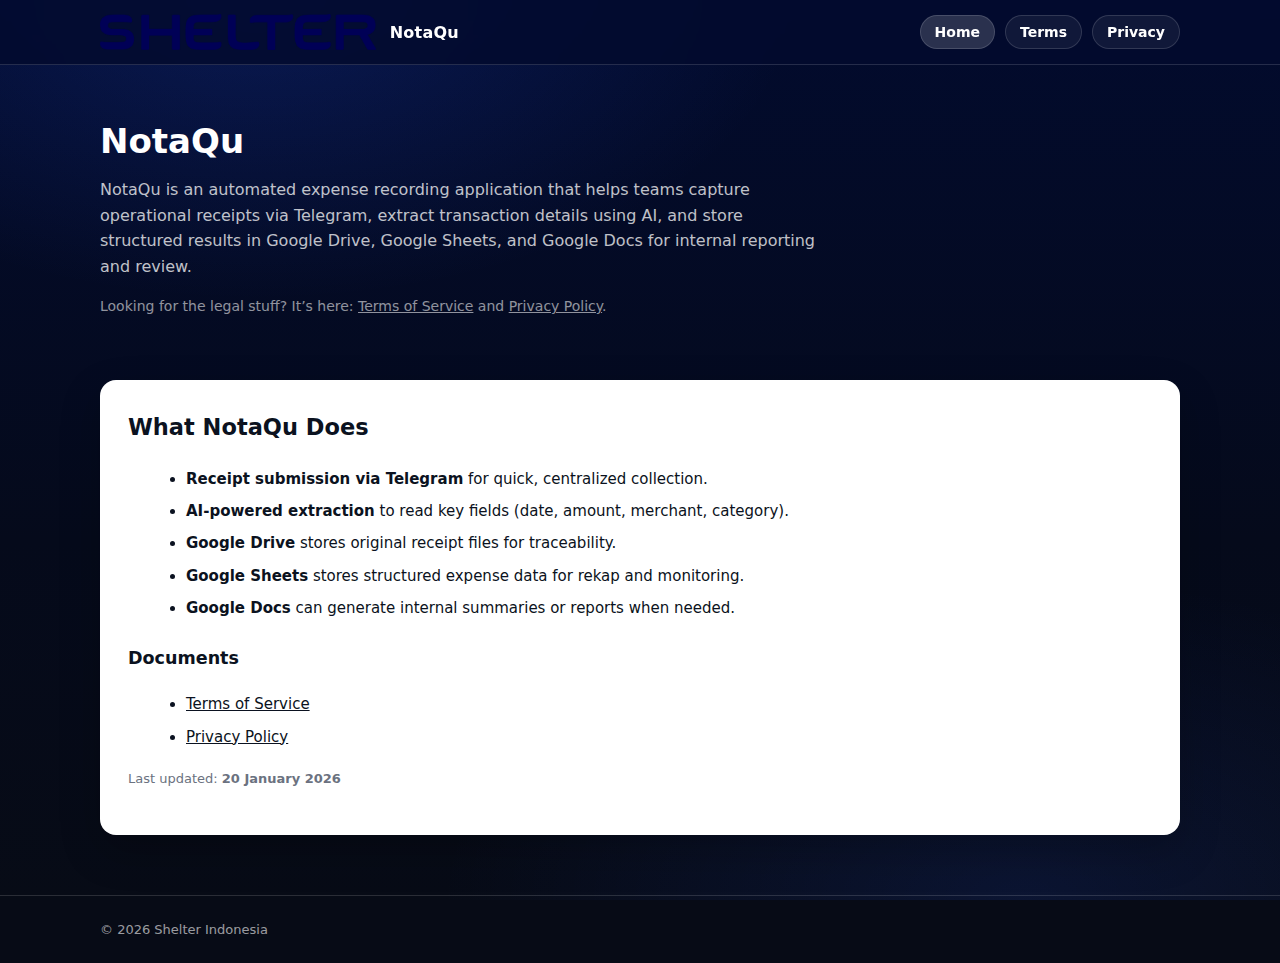
<file: index.html>
<!doctype html>
<html lang="en">
<head>
  <meta charset="utf-8">
  <meta name="viewport" content="width=device-width,initial-scale=1">
  <title>NotaQu</title>
  <link rel="stylesheet" href="css/style.css">
</head>
<body>

<header class="nav">
  <div class="container nav-inner">
    <div class="brand">
      <img src="assets/shelter-logo.png" alt="Shelter Indonesia">
      <span>NotaQu</span>
    </div>

    <nav class="nav-links">
      <a data-nav="index.html" href="index.html">Home</a>
      <a data-nav="tos.html" href="tos.html">Terms</a>
      <a data-nav="privacy.html" href="privacy.html">Privacy</a>
    </nav>
  </div>
</header>

<section class="header container">
  <h1>NotaQu</h1>
  <p>
    NotaQu is an automated expense recording application that helps teams capture operational receipts via Telegram,
    extract transaction details using AI, and store structured results in Google Drive, Google Sheets, and Google Docs
    for internal reporting and review.
  </p>
  <p style="opacity:.75;font-size:14px;margin-top:10px">
    Looking for the legal stuff? It’s here: <a href="tos.html" style="text-decoration:underline">Terms of Service</a> and
    <a href="privacy.html" style="text-decoration:underline">Privacy Policy</a>.
  </p>
</section>

<main class="main container">
  <div class="card content">
    <h2>What NotaQu Does</h2>
    <ul>
      <li><strong>Receipt submission via Telegram</strong> for quick, centralized collection.</li>
      <li><strong>AI-powered extraction</strong> to read key fields (date, amount, merchant, category).</li>
      <li><strong>Google Drive</strong> stores original receipt files for traceability.</li>
      <li><strong>Google Sheets</strong> stores structured expense data for rekap and monitoring.</li>
      <li><strong>Google Docs</strong> can generate internal summaries or reports when needed.</li>
    </ul>

    <h3>Documents</h3>
    <ul>
      <li><a href="tos.html" style="text-decoration:underline">Terms of Service</a></li>
      <li><a href="privacy.html" style="text-decoration:underline">Privacy Policy</a></li>
    </ul>

    <p class="meta" style="margin-top:18px">
      Last updated: <strong>20 January 2026</strong>
    </p>
  </div>
</main>

<footer class="footer">
  <div class="container">
    © <span id="year"></span> Shelter Indonesia
  </div>
</footer>

<script src="js/main.js"></script>
</body>
</html>
</file>
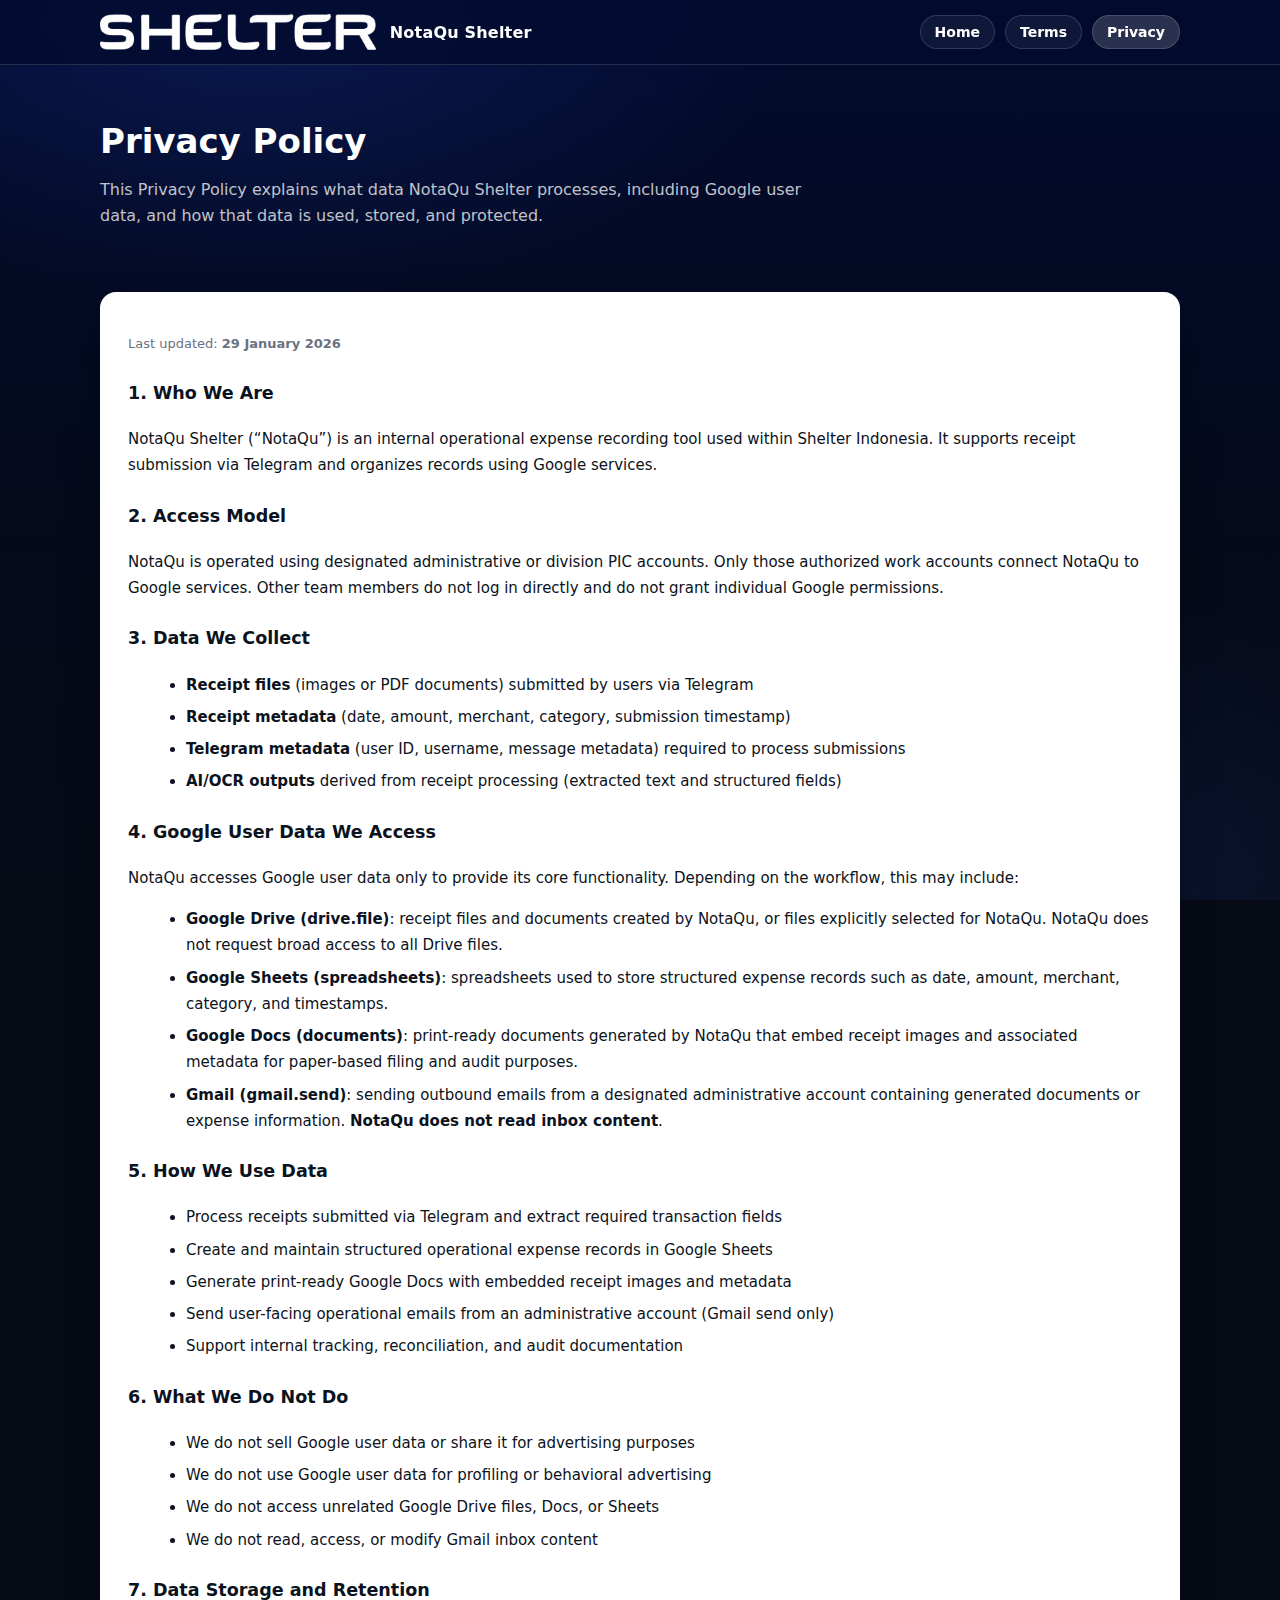
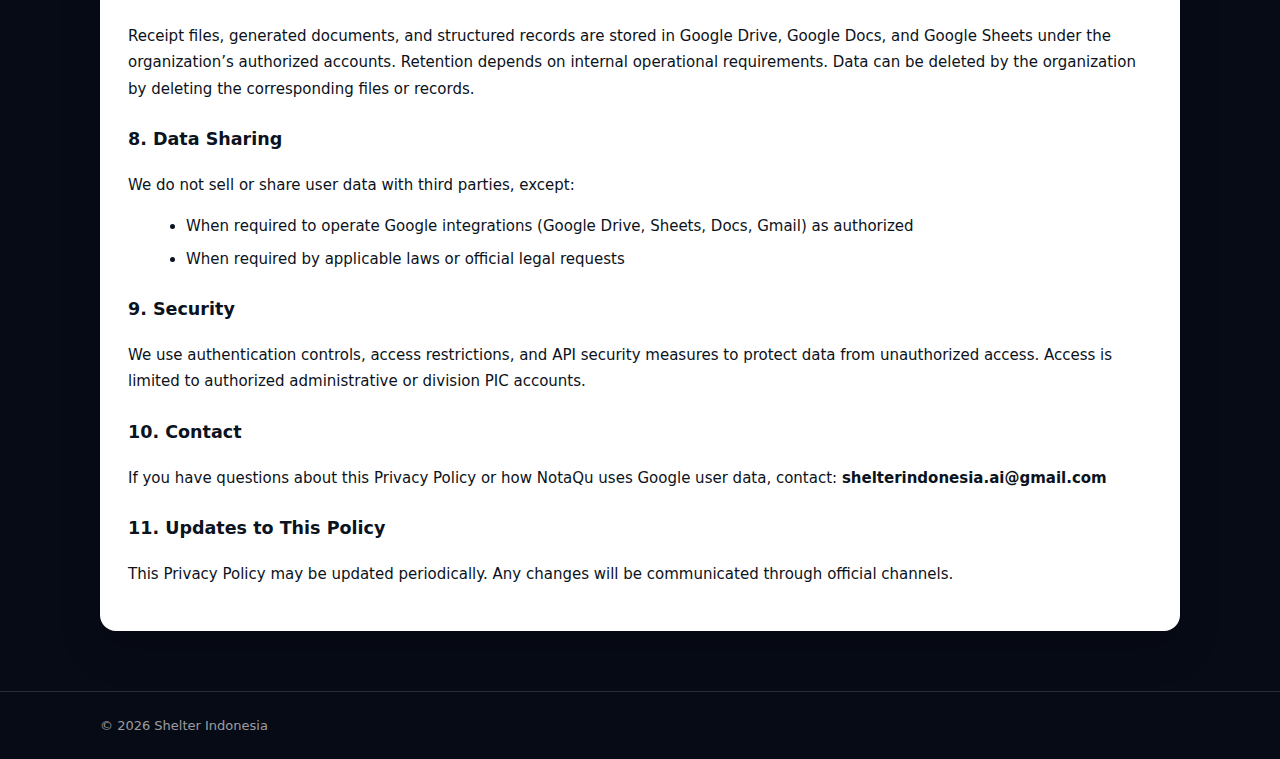
<file: privacy.html>
<!doctype html>
<html lang="en">
<head>
  <meta charset="utf-8">
  <meta name="viewport" content="width=device-width, initial-scale=1">
  <title>NotaQu Shelter | Privacy Policy</title>
  <link rel="stylesheet" href="css/style.css">
</head>
<body>

<header class="nav">
  <div class="container nav-inner">
    <div class="brand">
      <img src="assets/shelter-logo-white.png" alt="Shelter Indonesia">
      <span>NotaQu Shelter</span>
    </div>

    <nav class="nav-links">
      <a data-nav="index.html" href="index.html">Home</a>
      <a data-nav="tos.html" href="tos.html">Terms</a>
      <a data-nav="privacy.html" href="privacy.html">Privacy</a>
    </nav>
  </div>
</header>

<section class="header container">
  <h1>Privacy Policy</h1>
  <p>
    This Privacy Policy explains what data NotaQu Shelter processes, including Google user data,
    and how that data is used, stored, and protected.
  </p>
</section>

<main class="main container">
  <div class="card content">
    <p class="meta">Last updated: <strong>29 January 2026</strong></p>

    <h3>1. Who We Are</h3>
    <p>
      NotaQu Shelter (“NotaQu”) is an internal operational expense recording tool used within Shelter Indonesia.
      It supports receipt submission via Telegram and organizes records using Google services.
    </p>

    <h3>2. Access Model</h3>
    <p>
      NotaQu is operated using designated administrative or division PIC accounts. Only those authorized work
      accounts connect NotaQu to Google services. Other team members do not log in directly and do not grant
      individual Google permissions.
    </p>

    <h3>3. Data We Collect</h3>
    <ul>
      <li><strong>Receipt files</strong> (images or PDF documents) submitted by users via Telegram</li>
      <li><strong>Receipt metadata</strong> (date, amount, merchant, category, submission timestamp)</li>
      <li><strong>Telegram metadata</strong> (user ID, username, message metadata) required to process submissions</li>
      <li><strong>AI/OCR outputs</strong> derived from receipt processing (extracted text and structured fields)</li>
    </ul>

    <h3>4. Google User Data We Access</h3>
    <p>
      NotaQu accesses Google user data only to provide its core functionality. Depending on the workflow,
      this may include:
    </p>
    <ul>
      <li>
        <strong>Google Drive (drive.file)</strong>: receipt files and documents created by NotaQu, or files explicitly
        selected for NotaQu. NotaQu does not request broad access to all Drive files.
      </li>
      <li>
        <strong>Google Sheets (spreadsheets)</strong>: spreadsheets used to store structured expense records such as
        date, amount, merchant, category, and timestamps.
      </li>
      <li>
        <strong>Google Docs (documents)</strong>: print-ready documents generated by NotaQu that embed receipt images
        and associated metadata for paper-based filing and audit purposes.
      </li>
      <li>
        <strong>Gmail (gmail.send)</strong>: sending outbound emails from a designated administrative account containing
        generated documents or expense information. <strong>NotaQu does not read inbox content</strong>.
      </li>
    </ul>

    <h3>5. How We Use Data</h3>
    <ul>
      <li>Process receipts submitted via Telegram and extract required transaction fields</li>
      <li>Create and maintain structured operational expense records in Google Sheets</li>
      <li>Generate print-ready Google Docs with embedded receipt images and metadata</li>
      <li>Send user-facing operational emails from an administrative account (Gmail send only)</li>
      <li>Support internal tracking, reconciliation, and audit documentation</li>
    </ul>

    <h3>6. What We Do Not Do</h3>
    <ul>
      <li>We do not sell Google user data or share it for advertising purposes</li>
      <li>We do not use Google user data for profiling or behavioral advertising</li>
      <li>We do not access unrelated Google Drive files, Docs, or Sheets</li>
      <li>We do not read, access, or modify Gmail inbox content</li>
    </ul>

    <h3>7. Data Storage and Retention</h3>
    <p>
      Receipt files, generated documents, and structured records are stored in Google Drive, Google Docs, and
      Google Sheets under the organization’s authorized accounts. Retention depends on internal operational
      requirements. Data can be deleted by the organization by deleting the corresponding files or records.
    </p>

    <h3>8. Data Sharing</h3>
    <p>
      We do not sell or share user data with third parties, except:
    </p>
    <ul>
      <li>When required to operate Google integrations (Google Drive, Sheets, Docs, Gmail) as authorized</li>
      <li>When required by applicable laws or official legal requests</li>
    </ul>

    <h3>9. Security</h3>
    <p>
      We use authentication controls, access restrictions, and API security measures to protect data from
      unauthorized access. Access is limited to authorized administrative or division PIC accounts.
    </p>

    <h3>10. Contact</h3>
    <p>
      If you have questions about this Privacy Policy or how NotaQu uses Google user data, contact:
      <strong>shelterindonesia.ai@gmail.com</strong>
    </p>

    <h3>11. Updates to This Policy</h3>
    <p>
      This Privacy Policy may be updated periodically. Any changes will be communicated through official channels.
    </p>
  </div>
</main>

<footer class="footer">
  <div class="container">
    © <span id="year"></span> Shelter Indonesia
  </div>
</footer>

<script src="js/main.js"></script>
</body>
</html>
</file>
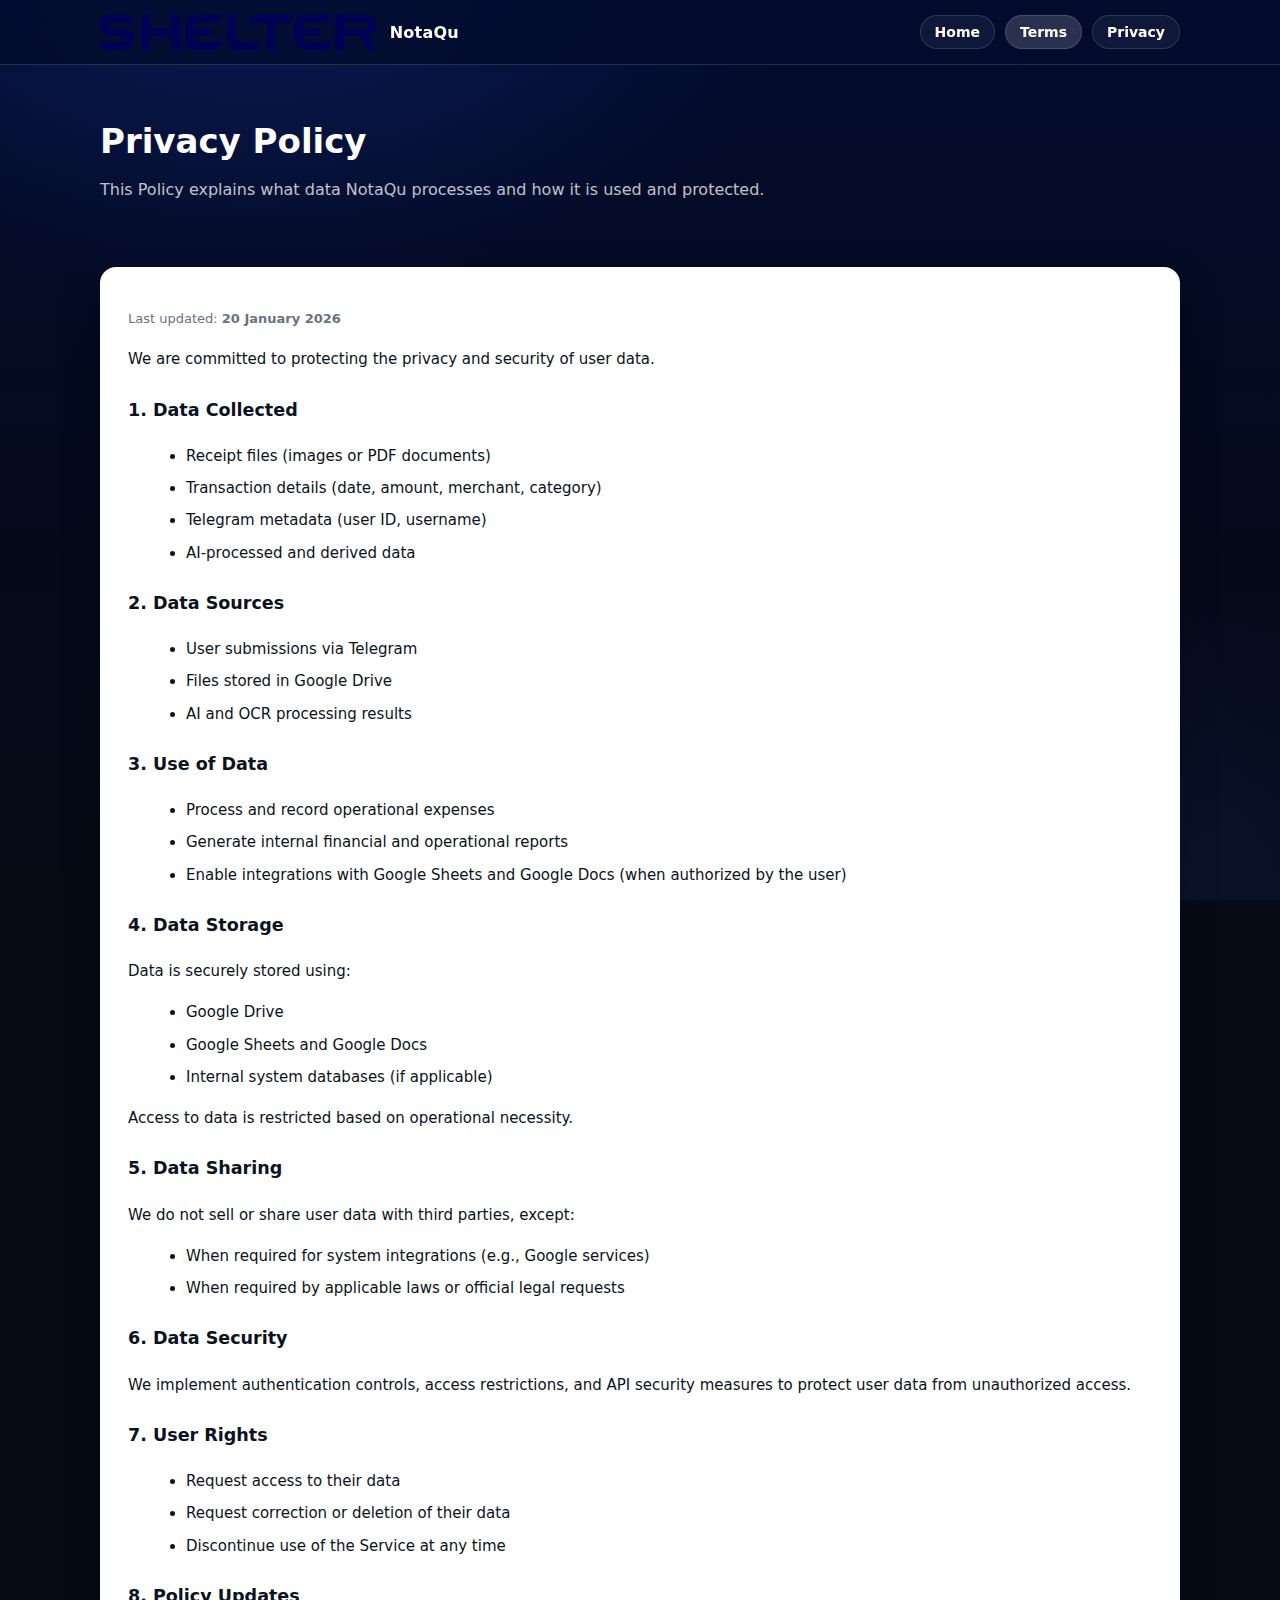
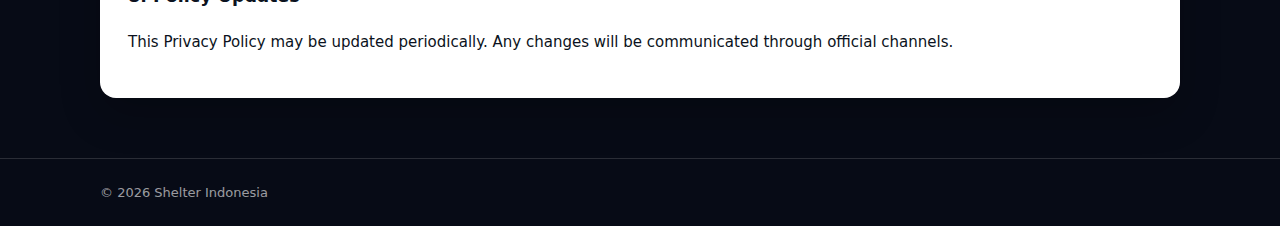
<file: tos.html>
<!doctype html>
<html lang="en">
<head>
  <meta charset="utf-8">
  <meta name="viewport" content="width=device-width, initial-scale=1">
  <title>NotaQu | Privacy</title>
  <link rel="stylesheet" href="css/style.css">
</head>
<body>

<header class="nav">
  <div class="container nav-inner">
    <div class="brand">
      <img src="assets/shelter-logo.png" alt="Shelter Indonesia">
      <span>NotaQu</span>
    </div>

    <nav class="nav-links">
      <a data-nav="index.html" href="index.html">Home</a>
      <a data-nav="tos.html" href="tos.html">Terms</a>
      <a data-nav="privacy.html" href="privacy.html">Privacy</a>
    </nav>
  </div>
</header>

<section class="header container">
  <h1>Privacy Policy</h1>
  <p>
    This Policy explains what data NotaQu processes and how it is used and protected.
  </p>
</section>

<main class="main container">
  <div class="card content">
    <p class="meta">Last updated: <strong>20 January 2026</strong></p>

    <p>
      We are committed to protecting the privacy and security of user data.
    </p>

    <h3>1. Data Collected</h3>
    <ul>
      <li>Receipt files (images or PDF documents)</li>
      <li>Transaction details (date, amount, merchant, category)</li>
      <li>Telegram metadata (user ID, username)</li>
      <li>AI-processed and derived data</li>
    </ul>

    <h3>2. Data Sources</h3>
    <ul>
      <li>User submissions via Telegram</li>
      <li>Files stored in Google Drive</li>
      <li>AI and OCR processing results</li>
    </ul>

    <h3>3. Use of Data</h3>
    <ul>
      <li>Process and record operational expenses</li>
      <li>Generate internal financial and operational reports</li>
      <li>Enable integrations with Google Sheets and Google Docs (when authorized by the user)</li>
    </ul>

    <h3>4. Data Storage</h3>
    <p>Data is securely stored using:</p>
    <ul>
      <li>Google Drive</li>
      <li>Google Sheets and Google Docs</li>
      <li>Internal system databases (if applicable)</li>
    </ul>
    <p>
      Access to data is restricted based on operational necessity.
    </p>

    <h3>5. Data Sharing</h3>
    <p>
      We do not sell or share user data with third parties, except:
    </p>
    <ul>
      <li>When required for system integrations (e.g., Google services)</li>
      <li>When required by applicable laws or official legal requests</li>
    </ul>

    <h3>6. Data Security</h3>
    <p>
      We implement authentication controls, access restrictions, and API security measures to protect user data from unauthorized access.
    </p>

    <h3>7. User Rights</h3>
    <ul>
      <li>Request access to their data</li>
      <li>Request correction or deletion of their data</li>
      <li>Discontinue use of the Service at any time</li>
    </ul>

    <h3>8. Policy Updates</h3>
    <p>
      This Privacy Policy may be updated periodically. Any changes will be communicated through official channels.
    </p>
  </div>
</main>

<footer class="footer">
  <div class="container">
    © <span id="year"></span> Shelter Indonesia
  </div>
</footer>

<script src="js/main.js"></script>
</body>
</html>
</file>
<file: css/style.css>
:root{
  --navy-950:#020b2e;
  --navy-900:#07164a;
  --navy-800:#0b2a76;
  --ink:#0b1220;
  --muted:#6b7280;
  --card:#ffffff;
  --line:rgba(255,255,255,.14);
  --shadow:0 16px 40px rgba(0,0,0,.22);
  --radius:16px;
}

html{
  background: #070b16;
}

*{box-sizing:border-box}
body{
  margin:0;
  font-family: ui-sans-serif, system-ui, -apple-system, Segoe UI, Roboto, Helvetica, Arial;
  color:var(--ink);

  background:
    radial-gradient(900px 500px at 20% 0%, rgba(43,91,255,.18), transparent 60%),
    radial-gradient(900px 500px at 80% 100%, rgba(43,91,255,.12), transparent 65%),
    linear-gradient(180deg, var(--navy-950) 0%, #050a1b 60%, #070b16 100%);
}


a{color:inherit;text-decoration:none}
.container{
  width:min(1080px, calc(100% - 40px));
  margin:0 auto;
}

/* NAVBAR */
.nav{
  position:sticky;
  top:0;
  z-index:50;
  backdrop-filter:blur(8px);
  background:rgba(2,11,46,.85);
  border-bottom:1px solid var(--line);
}
.nav-inner{
  display:flex;
  align-items:center;
  justify-content:space-between;
  padding:14px 0;
}
.brand{
  display:flex;
  align-items:center;
  gap:14px;
}
.brand img{
  height:36px;
}
.brand span{
  color:#fff;
  font-weight:800;
  letter-spacing:.2px;
}

.nav-links{
  display:flex;
  gap:10px;
  flex-wrap:wrap;
}
.nav-links a{
  padding:8px 14px;
  border-radius:999px;
  font-size:14px;
  font-weight:600;
  color:#fff;
  border:1px solid var(--line);
  background:rgba(255,255,255,.06);
}
.nav-links a.active{
  background:rgba(255,255,255,.16);
}

/* HEADER SECTION (NO IMAGE) */
.header{
  padding:56px 0 24px;
}
.header h1{
  color:#fff;
  font-size:34px;
  margin:0 0 10px;
}
.header p{
  color:rgba(255,255,255,.75);
  max-width:720px;
  line-height:1.6;
}

/* MAIN CONTENT */
.main{
  padding:24px 0 60px;
}
.card{
  background:var(--card);
  border-radius:var(--radius);
  box-shadow:var(--shadow);
  padding:28px;
}
.card h2{
  margin-top:0;
}
.meta{
  font-size:13px;
  color:var(--muted);
  margin-bottom:16px;
}
.content{
  line-height:1.75;
  font-size:15px;
}
.content h3{
  margin-top:22px;
}
.content ul{
  margin-left:18px;
}
.content li{
  margin:6px 0;
}

/* FOOTER */
.footer{
  border-top:1px solid var(--line);
  padding:26px 0;
  color:rgba(255,255,255,.6);
  font-size:13px;
}

@media(max-width:720px){
  .header h1{font-size:26px}
  .brand span{display:none}
}

.header img{
  max-width:160px;
  height:auto;
}

html, body {
  height: 100%;
}

body {
  display: flex;
  flex-direction: column;
}

.main {
  flex: 1;
}
</file>
